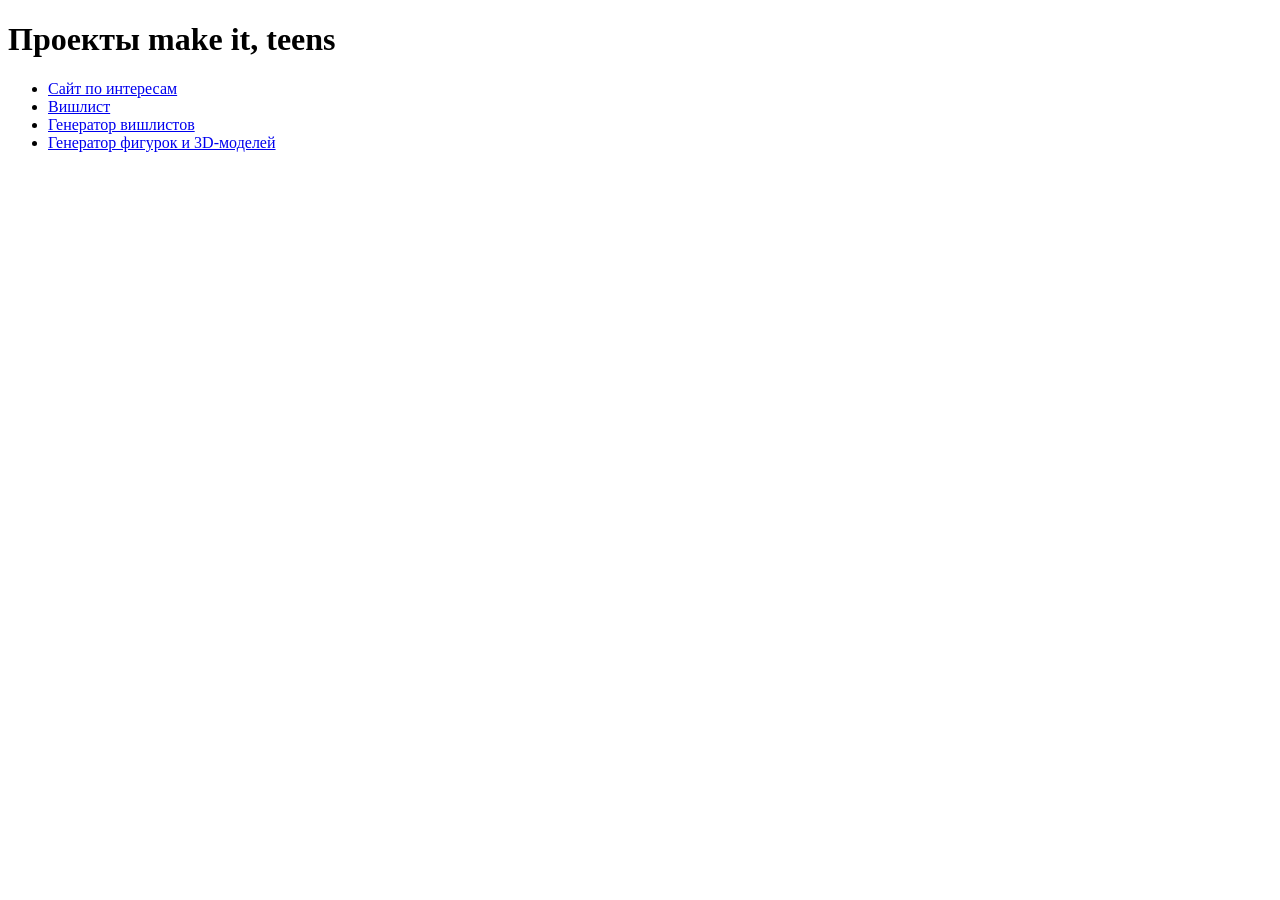
<file: index.html>
<!doctype html><html lang="ru"><meta charset="utf-8"><meta name="viewport" content="width=device-width, initial-scale=1"><title>Проекты make it, teens</title><h1>Проекты make it, teens</h1><ul><li><a href="hobby/">Сайт по интересам</a></li><li><a href="wishlist/">Вишлист</a></li><li><a href="wishlist-generator/">Генератор вишлистов</a></li><li><a href="figures/generator.html">Генератор фигурок и 3D-моделей</a></li></ul></html>
</file>
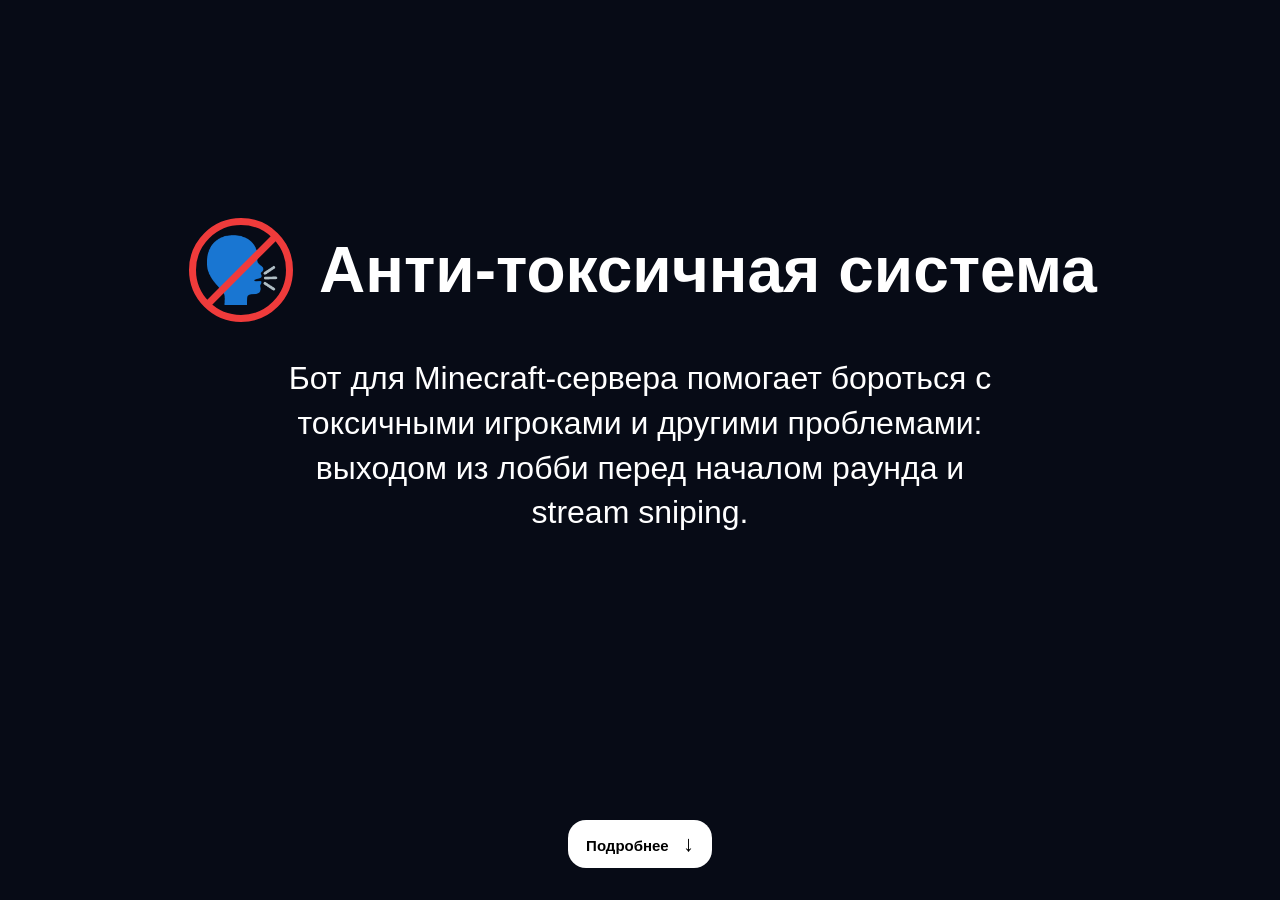
<file: hobby/index.html>
<!doctype html>
<html lang="ru">
<head>
  <meta charset="utf-8">
  <meta name="viewport" content="width=device-width, initial-scale=1">
  <title>Анти-токсичная система</title>
  <style>
    * {
      box-sizing: border-box;
    }

    html {
      scroll-behavior: smooth;
    }

    body {
      margin: 0;
      height: 100vh;
      overflow: hidden;
      background: #070b16;
      color: #ffffff;
      font-family: Arial, sans-serif;
    }

    .slides {
      position: fixed;
      inset: 0;
      height: 200vh;
      width: 100%;
      transition: transform 0.7s ease;
    }

    .slides.show-details {
      transform: translateY(-100vh);
    }

    .page {
      min-height: 100vh;
      display: flex;
      flex-direction: column;
      padding: 32px;
    }

    .top {
      display: flex;
      align-items: center;
      justify-content: center;
      gap: 20px;
      padding-top: 180px;
    }

    .logo {
      width: 116px;
      height: 116px;
      flex: 0 0 116px;
      position: relative;
    }

    .logo-head,
    .logo-ban {
      position: absolute;
      inset: 0;
      display: grid;
      place-items: center;
      line-height: 1;
    }

    .logo-head {
      font-size: 64px;
    }

    .logo-ban {
      z-index: 1;
      inset: 6px;
      border: 7px solid #ef3b3b;
      border-radius: 50%;
    }

    .logo-ban::after {
      content: "";
      position: absolute;
      width: 112%;
      height: 7px;
      border-radius: 999px;
      background: #ef3b3b;
      transform: rotate(-45deg);
    }

    h1 {
      margin: 0;
      font-size: clamp(32px, 5vw, 64px);
      text-align: center;
    }

    .description {
      margin: 28px auto 40px;
      max-width: 720px;
      font-size: clamp(20px, 3vw, 32px);
      line-height: 1.4;
      text-align: center;
    }

    .more {
      margin: auto auto 0;
      border: 0;
      border-radius: 18px;
      padding: 11px 18px;
      background: #ffffff;
      color: #000000;
      font-size: 15px;
      font-weight: 700;
      cursor: pointer;
      transition: opacity 0.35s ease, transform 0.35s ease;
    }

    .more.is-hidden {
      opacity: 0;
      transform: translateY(-14px);
      pointer-events: none;
    }

    .arrow {
      margin-left: 10px;
      font-size: 22px;
    }

    .details {
      min-height: 100vh;
      position: relative;
      background: #070b16;
      padding: 32px;
    }

    .details-content {
      width: min(1000px, calc(100% - 48px));
      margin: 110px auto 0;
      display: grid;
      grid-template-rows: repeat(2, minmax(0, 1fr));
      gap: 24px;
      height: calc(100vh - 142px);
      padding-bottom: 24px;
    }

    .detail-row {
      display: grid;
      grid-template-columns: repeat(2, minmax(0, 1fr));
      gap: 36px;
      align-items: center;
      min-height: 0;
    }

    .description-box {
      height: 100%;
      min-height: 0;
      display: grid;
      place-items: center;
      border: 2px solid #ffffff;
      border-radius: 18px;
      padding: 24px;
      font-size: 24px;
      text-align: center;
    }

    .image-space {
      height: 100%;
      min-height: 0;
      display: grid;
      place-items: center;
      border: 2px dashed #596171;
      border-radius: 18px;
      color: #9aa3b5;
      font-size: 16px;
      text-align: center;
    }

    .back {
      position: absolute;
      top: 32px;
      left: 50%;
      margin: 0;
      opacity: 0;
      transform: translate(-50%, 14px);
      pointer-events: none;
    }

    .back.is-visible {
      opacity: 1;
      transform: translate(-50%, 0);
      pointer-events: auto;
    }

    @media (max-width: 600px) {
      .page {
        padding: 20px;
      }

      .logo {
        width: 78px;
        height: 78px;
        flex-basis: 78px;
        font-size: 12px;
      }

      .logo-head {
        font-size: 42px;
      }

      .logo-ban {
        inset: 4px;
        border-width: 5px;
      }

      .logo-ban::after {
        height: 5px;
      }

      .top {
        padding-top: 130px;
      }

      h1 {
        margin: 0;
      }

      .details-content {
        width: 100%;
        margin-top: 90px;
        height: calc(100vh - 110px);
        padding-bottom: 20px;
      }

      .detail-row {
        grid-template-columns: 1fr 1fr;
        gap: 14px;
      }

      .description-box,
      .image-space {
        min-height: 0;
        padding: 14px;
      }
    }
  </style>
</head>
<body>
  <div class="slides" id="slides">
    <main class="page">
      <header class="top">
        <div class="logo" role="img" aria-label="Говорящая голова внутри знака запрета">
          <span class="logo-head" aria-hidden="true">🗣️</span>
          <span class="logo-ban" aria-hidden="true"></span>
        </div>
        <h1>Анти-токсичная система</h1>
      </header>

      <p class="description">Бот для Minecraft-сервера помогает бороться с токсичными игроками и другими проблемами: выходом из лобби перед началом раунда и stream sniping.</p>

      <button class="more" id="open-details" type="button">
        Подробнее <span class="arrow" aria-hidden="true">↓</span>
      </button>
    </main>

    <section class="details" id="details" aria-label="Подробности">
      <button class="more back" id="close-details" type="button">
        Назад <span class="arrow" aria-hidden="true">↑</span>
      </button>

      <div class="details-content">
        <div class="detail-row">
          <div class="description-box">Описание 1</div>
          <div class="image-space">Место для картинки</div>
        </div>

        <div class="detail-row">
          <div class="description-box">Описание 2</div>
          <div class="image-space">Место для картинки</div>
        </div>
      </div>
    </section>
  </div>

  <script>
    const openButton = document.querySelector('#open-details');
    const closeButton = document.querySelector('#close-details');
    const slides = document.querySelector('#slides');

    openButton.addEventListener('click', () => {
      openButton.classList.add('is-hidden');
      window.setTimeout(() => slides.classList.add('show-details'), 180);
      window.setTimeout(() => closeButton.classList.add('is-visible'), 650);
    });

    closeButton.addEventListener('click', () => {
      closeButton.classList.remove('is-visible');
      window.setTimeout(() => slides.classList.remove('show-details'), 180);
      window.setTimeout(() => openButton.classList.remove('is-hidden'), 650);
    });
  </script>
</body>
</html>
</file>
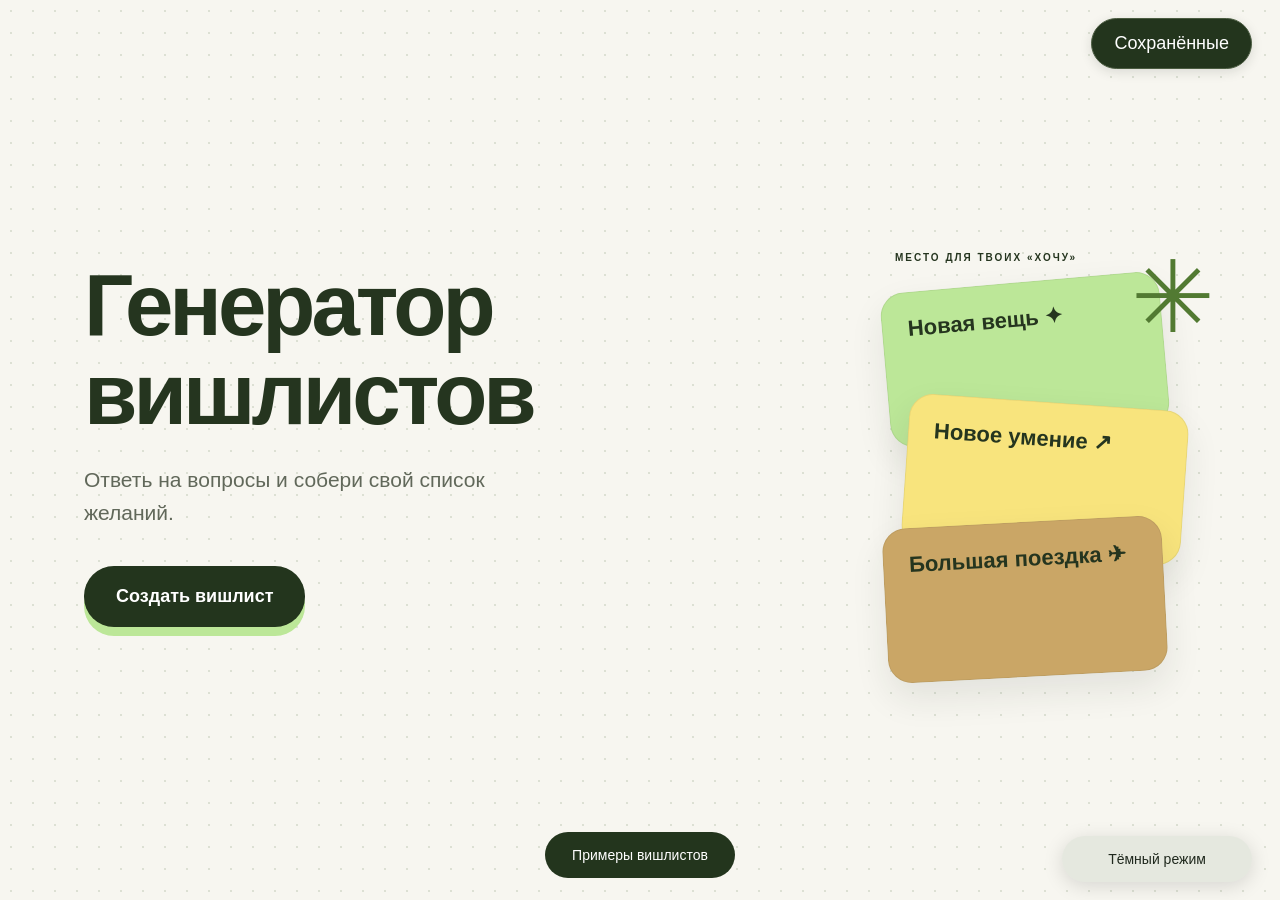
<file: wishlist-generator/index.html>
<!doctype html>
<html lang="ru"><head><meta charset="utf-8"><meta name="viewport" content="width=device-width,initial-scale=1"><title>Твой виш лист</title>
<style>
*{box-sizing:border-box}body{margin:0;background:#f7f6f0;color:#20291e;font:18px 'Segoe UI',sans-serif}main{max-width:960px;margin:auto;padding:40px 24px}a{color:inherit}h1{font-size:clamp(36px,7vw,64px);letter-spacing:-2px}form{max-width:650px;background:#bce798;padding:30px;border-radius:24px}label{display:block;font-weight:600;line-height:1.5}input,textarea{display:block;width:100%;font:inherit;border:1px solid #829a71;border-radius:12px;padding:14px;margin:18px 0;background:#fffef8}textarea{min-height:150px;resize:vertical}button{font:inherit;border:0;border-radius:30px;padding:14px 22px;background:#23351d;color:white;cursor:pointer;margin:8px 8px 0 0}button.secondary{background:#e5e8df;color:#20291e}button:focus-visible,a:focus-visible{outline:3px solid #243cbe;outline-offset:4px}.grid{display:grid;grid-template-columns:repeat(auto-fit,minmax(230px,1fr));gap:16px}.card{padding:24px;border-radius:24px;background:#bce798;overflow-wrap:anywhere}.skill{background:#f8e47d}.trip{background:#caa666}.card h2{font-size:23px}.note{color:#61685a;font-size:15px;line-height:1.6}#error{color:#923918} [hidden]{display:none!important}
.personal-progress{margin-top:40px;border-top:1px solid #bbc2b2;padding-top:20px}.personal-progress form{max-width:none;background:#e8eddf;padding:20px}.personal-progress progress{width:100%;height:28px;accent-color:#527a32}.budget-points{display:flex;overflow-x:auto;gap:8px;padding:12px 0}.budget-points button{white-space:nowrap;flex-shrink:0;font-size:14px}.personal-progress h3{overflow-wrap:anywhere}#form label a{font-size:14px;display:inline-block;margin-bottom:22px}body{display:block;padding-top:64px}body.saved-open{display:grid;grid-template-columns:minmax(0,1fr) 280px}.saved-toggle{position:fixed;right:20px;top:10px;z-index:10;box-shadow:0 3px 12px #20291e22}main{width:100%;min-width:0}.saved-sidebar{margin-top:-64px;padding:94px 20px 30px;border-left:1px solid #bbc2b2;background:#edf0e5;min-height:100vh}.saved-sidebar h2{font-size:24px}.saved-row{display:block;width:100%;text-align:left;background:#dce6d2;color:#20291e;overflow-wrap:anywhere}.saved-row.active{background:#23351d;color:white}@media(max-width:780px){body,body.saved-open{display:block}.saved-sidebar{margin-top:0;padding:30px 20px;min-height:0;border-left:0;border-top:1px solid #bbc2b2}} .home-button{position:absolute;left:20px;top:10px;margin-right:180px;font-size:15px}@media(max-width:500px){.home-button{max-width:160px;font-size:12px;padding:12px}.saved-toggle{font-size:13px;padding:12px}} 
.home-cover{display:none}.is-home{background:#f7f6f0;background-image:radial-gradient(#a6b49b55 1px,transparent 1px);background-size:22px 22px}.is-home main{max-width:1200px;min-height:calc(100dvh - 64px);display:flex;flex-direction:column;justify-content:center;align-items:flex-start;padding:70px 44px;position:relative;isolation:isolate}.is-home #title{font-size:clamp(48px,6.8vw,92px);line-height:1.02;max-width:650px;letter-spacing:-4px;margin:0 0 24px;position:relative;z-index:1}.is-home #intro{max-width:420px;font-size:21px;line-height:1.6;color:#61685a;margin:0 0 28px;position:relative;z-index:1}.is-home .start-button{background:#23351d;padding:20px 32px;font-weight:650;box-shadow:0 9px 0 #bce798;transition:transform .2s,box-shadow .2s;z-index:1}.is-home .start-button:hover{transform:translateY(-3px);box-shadow:0 12px 0 #bce798}.is-home .home-cover{display:block;position:absolute;right:35px;top:50%;width:320px;height:350px;transform:translateY(-50%);z-index:-1}.cover-label{position:absolute;top:-30px;left:10px;font-size:10px;letter-spacing:2px;font-weight:700}.cover-card{position:absolute;width:280px;height:170px;border-radius:24px;padding:28px;font-size:25px;font-weight:700;box-shadow:0 16px 35px #20291e18;display:flex;align-items:flex-end;border:1px solid #20291e12}.cover-card-0{background:#bce798;top:0;left:0;transform:rotate(-9deg)}.cover-card-1{background:#f8e47d;top:90px;left:30px;transform:rotate(7deg)}.cover-card-2{background:#caa666;top:180px;left:0;transform:rotate(-5deg)}.cover-star{position:absolute;right:-10px;top:-35px;font-size:100px;color:#527a32;line-height:1}.is-home.saved-open main{padding-right:24px}.is-home.saved-open .home-cover{opacity:.2}@media(max-width:1050px){.is-home #title{max-width:540px}.is-home .home-cover{opacity:.32;right:20px}}@media(max-width:650px){.is-home main{padding:60px 24px 35px;justify-content:flex-start}.is-home #title{font-size:54px;letter-spacing:-2.5px}.is-home #intro{font-size:18px}.is-home .home-cover{position:relative;top:auto;right:auto;transform:scale(.8);transform-origin:top left;margin-top:65px;height:300px;opacity:1;align-self:center;width:280px}.is-home .start-button{font-size:17px}}
.wish-card{font:inherit;text-align:left;color:#20291e;margin:0;width:100%;border:1px solid transparent;transition:transform .18s,box-shadow .18s}.wish-card:hover{transform:translateY(-4px);box-shadow:0 12px 24px #20291e18}.wish-dialog{border:0;border-radius:28px;background:#f7f6f0;color:#20291e;padding:30px;width:min(620px,calc(100% - 32px));max-height:85dvh;overflow:auto}.wish-dialog::backdrop{background:#20291e88}.wish-dialog h2{font-size:clamp(26px,5vw,40px);overflow-wrap:anywhere;line-height:1.15}.wish-detail-price{font-size:22px}.wish-dialog section{padding:20px;background:#e8eddf;margin-top:20px;border-radius:16px;line-height:1.6} .retry-ai{display:block;clear:both;margin:16px 0 28px;position:relative}.retry-ai:disabled{opacity:.65;cursor:wait}.retry-ai + .grid{margin-top:0} 
/* Shared visual style for questions, results and saved lists. */
:root{--ink:#25351f;--muted:#66715e;--line:#dce2d3;--paper:#fffef8;--green:#bce798}body{background-color:#f7f6f0;color:var(--ink)}body:not(.is-home){background-image:radial-gradient(#b1bca645 1px,transparent 1px);background-size:24px 24px}main{max-width:1120px;padding:44px 32px 64px}body:not(.is-home) #title{font-size:clamp(36px,5.5vw,64px);line-height:1.08;letter-spacing:-2px;margin:24px 0 16px}#intro{color:var(--muted);line-height:1.6;max-width:650px;margin-bottom:30px}button{transition:background .18s,transform .18s,box-shadow .18s}button:hover:not(:disabled){box-shadow:0 5px 14px #25351f15}button:active:not(:disabled){transform:translateY(1px)}input,textarea{background:var(--paper);border:1px solid #c0ceb4;box-shadow:inset 0 2px 4px #25351f04;transition:border-color .18s,box-shadow .18s}input:focus,textarea:focus{outline:none;border-color:#5c893b;box-shadow:0 0 0 4px #8ab85b26}#form{max-width:760px;padding:clamp(24px,4vw,44px);border:1px solid #a8ce8b;box-shadow:0 18px 50px #354c2410;background:linear-gradient(130deg,#d1edb8,#bce798);border-radius:30px}#form #step{display:inline-block;margin:0 0 22px;padding:7px 13px;border-radius:20px;background:#fff9;font-size:13px;font-weight:700;letter-spacing:1px;color:#486335}#form #label{font-size:clamp(22px,3vw,30px);line-height:1.25;letter-spacing:-.5px}#form textarea{min-height:180px}#form #hint{line-height:1.6;margin-bottom:22px}#form #next{padding:15px 26px;font-weight:650}#form #prev{background:#ffffff88}#cards{gap:20px}.wish-card{border-radius:26px;min-height:175px;padding:26px;box-shadow:0 5px 0 #25351f0a;line-height:1.5}.wish-card h2,.wish-card h3{margin:0 0 20px;font-size:23px;line-height:1.25;letter-spacing:-.4px}.wish-card p{margin:8px 0 0}.wish-card:hover{box-shadow:0 14px 26px #25351f16;border-color:#25351f35}.personal-progress{background:var(--paper);border:1px solid var(--line);border-radius:30px;padding:32px;margin:40px 0 28px;box-shadow:0 14px 35px #25351f07}.personal-progress>h2{font-size:34px;letter-spacing:-1px;margin:0 0 18px}.personal-progress>h3{font-size:24px;margin:30px 0 16px}.personal-progress form{border-radius:22px;border:1px solid var(--line);background:#eef3e6}.personal-progress form input{max-width:320px}.personal-progress progress{appearance:none;height:20px;border:0;border-radius:20px;overflow:hidden;background:#e8eddf}.personal-progress progress::-webkit-progress-bar{background:#e8eddf;border-radius:20px}.personal-progress progress::-webkit-progress-value{background:linear-gradient(90deg,#a1d374,#527a32);border-radius:20px}.personal-progress progress::-moz-progress-bar{background:#7eae51;border-radius:20px}.budget-points{gap:8px;padding:16px 0;scrollbar-width:thin;scrollbar-color:#a1b68c transparent}.budget-points button{background:#eef3e6;border:1px solid #d5e0ca}.budget-points button:hover{background:#cde7b8}.recommendation-card{background:#e5e8fb;border:1px solid #d4daf2}.recommendation-card .note{color:#626782}.retry-ai{background:#e7eddf;color:var(--ink);border:1px solid #d1ddc6}#save-list{background:#23351d;box-shadow:0 4px 0 #a8ce8b;margin-bottom:14px}.saved-sidebar{background:#edf2e4;border-left:1px solid #d0ddc2;box-shadow:-8px 0 30px #25351f05}.saved-sidebar h2{letter-spacing:-.7px;margin-bottom:25px}.saved-row{border-radius:16px;padding:16px;margin:12px 0;border:1px solid #d1ddc6;background:#fffef8;font-size:16px}.saved-row.active{border-color:#23351d}.saved-toggle{border:1px solid #4b5c41}.home-button{border:1px solid #d1ddc6;background:#eef3e6}.wish-dialog{border:1px solid #d5dfca;box-shadow:0 30px 90px #14200f44;padding:34px}.wish-dialog::backdrop{background:#1b291b80;backdrop-filter:blur(5px)}.wish-dialog h2{margin-top:30px}.wish-detail-price{background:#e7f1db;padding:22px;border-radius:18px;line-height:1.6;font-weight:600}.wish-dialog>button:last-of-type{width:100%;margin:16px 0 0}.note{line-height:1.6}#error:not(:empty){padding:16px 20px;border-radius:16px;background:#fff0df;border:1px solid #efd8bc}
@media(max-width:650px){main{padding:28px 18px 40px}.personal-progress{padding:22px 16px;border-radius:24px}.personal-progress form{padding:16px}.personal-progress form button{font-size:14px;padding:12px 16px}.personal-progress>h2{font-size:29px}.wish-card{padding:22px;min-height:160px}.wish-dialog{padding:22px}.saved-sidebar{box-shadow:none}.is-home main{padding:60px 24px 35px}}

.is-home .home-cover{height:400px}.home-cover .cover-card{align-items:flex-start;padding:23px 25px;font-size:22px;height:155px}.home-cover .cover-card-0{top:0;transform:rotate(-5deg)}.home-cover .cover-card-1{top:120px;left:20px;transform:rotate(4deg)}.home-cover .cover-card-2{top:240px;transform:rotate(-3deg)}@media(max-width:1050px){.is-home .home-cover{position:relative;top:auto;right:auto;transform:none;opacity:1;align-self:center;margin-top:65px}.is-home.saved-open .home-cover{opacity:1}}@media(max-width:650px){.is-home .home-cover{width:280px;height:350px;transform:scale(.85);transform-origin:top center;margin-top:60px}.home-cover .cover-card{width:260px}.home-cover .cover-card-1{left:10px}}

button{transition:transform .2s ease,box-shadow .2s ease,background .2s ease}
@media(hover:hover){button:hover:not(:disabled),.wish-card:hover:not(:disabled),.is-home .start-button:hover:not(:disabled){transform:translateY(-3px)}}
button:active:not(:disabled),.wish-card:active:not(:disabled),.is-home .start-button:active:not(:disabled){transform:translateY(-1px)}
@media(prefers-reduced-motion:reduce){button{transition:none}button:hover:not(:disabled),.wish-card:hover:not(:disabled),.is-home .start-button:hover:not(:disabled){transform:none}}

.home-cover .cover-card{transition:transform .2s ease,box-shadow .2s ease;pointer-events:auto}
@media(hover:hover){.home-cover .cover-card-0:hover{transform:translateY(-8px) rotate(-5deg)}.home-cover .cover-card-1:hover{transform:translateY(-8px) rotate(4deg)}.home-cover .cover-card-2:hover{transform:translateY(-8px) rotate(-3deg)}.home-cover .cover-card:hover{box-shadow:0 22px 38px #20291e25}}
@media(prefers-reduced-motion:reduce){.home-cover .cover-card{transition:none}.home-cover .cover-card-0:hover{transform:rotate(-5deg)}.home-cover .cover-card-1:hover{transform:rotate(4deg)}.home-cover .cover-card-2:hover{transform:rotate(-3deg)}}

body.custom-theme{background:var(--personal-background);background-image:none;color:var(--personal-background-ink)}.custom-theme #intro,.custom-theme #result>.note{color:var(--personal-background-ink)}.custom-theme .personal-progress,.custom-theme .wish-dialog{background:var(--personal-surface);color:var(--personal-surface-ink)}.custom-theme .wish-card{background:var(--personal-card);color:var(--personal-card-ink)}.custom-theme .wish-card .note{color:inherit}.custom-theme button:not(.wish-card):not(.secondary),.custom-theme #save-list{background:var(--personal-accent);color:var(--personal-accent-ink)}.custom-theme .personal-progress form,.custom-theme .wish-detail-price{background:var(--personal-card);color:var(--personal-card-ink)}.custom-theme .personal-progress>.note{color:var(--personal-surface-ink)}

.custom-theme .personal-progress progress{background:var(--personal-card);accent-color:var(--personal-accent)}
.custom-theme .personal-progress progress::-webkit-progress-bar{background:var(--personal-card)}
.custom-theme .personal-progress progress::-webkit-progress-value{background:var(--personal-accent)}
.custom-theme .personal-progress progress::-moz-progress-bar{background:var(--personal-accent)}
.custom-theme .budget-points button.secondary{background:var(--personal-card);color:var(--personal-card-ink);border-color:var(--personal-accent)}
.custom-theme .budget-points button.secondary:hover{background:var(--personal-accent);color:var(--personal-accent-ink)}
.custom-theme .budget-points{scrollbar-color:var(--personal-accent) var(--personal-surface)}
.custom-theme .budget-points::-webkit-scrollbar{height:8px}
.custom-theme .budget-points::-webkit-scrollbar-track{background:var(--personal-surface)}
.custom-theme .budget-points::-webkit-scrollbar-thumb{background:var(--personal-accent);border-radius:20px}

.custom-theme .personal-progress progress{background:var(--personal-card);accent-color:var(--personal-accent)}
.custom-theme .personal-progress progress::-webkit-progress-bar{background:var(--personal-card)}
.custom-theme .personal-progress progress::-webkit-progress-value{background:var(--personal-accent)}
.custom-theme .personal-progress progress::-moz-progress-bar{background:var(--personal-accent)}
.custom-theme .budget-points button,.custom-theme .budget-points button.secondary{background:var(--personal-card);color:var(--personal-card-ink);border-color:var(--personal-accent)}
.custom-theme .budget-points button:hover{background:var(--personal-accent);color:var(--personal-accent-ink)}
.custom-theme .budget-points{scrollbar-color:var(--personal-accent) var(--personal-surface)}
.custom-theme .budget-points::-webkit-scrollbar{height:7px}
.custom-theme .budget-points::-webkit-scrollbar-track{background:var(--personal-surface)}
.custom-theme .budget-points::-webkit-scrollbar-thumb{background:var(--personal-accent);border-radius:20px}

.dark-toggle{position:fixed;right:20px;bottom:18px;z-index:30;font-size:14px;box-shadow:0 4px 20px #0002;min-width:166px}
body.dark-mode:not(.custom-theme){--ink:#f0efff;--muted:#bcb9d5;--line:#454064;--paper:#1b192d;--green:#353164;--personal-background:#0d0d17;--personal-background-ink:#f0efff;--personal-surface:#1b192d;--personal-surface-ink:#f0efff;--personal-card:#29264b;--personal-card-ink:#f0efff;--personal-accent:#a69cff;--personal-accent-ink:#141124;background:#0d0d17!important;background-image:none!important;color:#f0efff!important;color-scheme:dark}
body.dark-mode:not(.custom-theme) #intro,body.dark-mode:not(.custom-theme) .note,body.dark-mode:not(.custom-theme) #form #hint{color:#bcb9d5!important}
body.dark-mode:not(.custom-theme) #form,body.dark-mode:not(.custom-theme) .personal-progress,body.dark-mode:not(.custom-theme) .wish-dialog,body.dark-mode:not(.custom-theme) .saved-sidebar{background:#1b192d!important;color:#f0efff!important;border-color:#454064!important}
body.dark-mode:not(.custom-theme) #form #step{background:#332c55;color:#e3ddff}
body.dark-mode:not(.custom-theme) input,body.dark-mode:not(.custom-theme) textarea{background:#111021!important;color:#f0efff!important;border-color:#595076!important}
body.dark-mode:not(.custom-theme) input::placeholder,body.dark-mode:not(.custom-theme) textarea::placeholder{color:#a7a0c0}
body.dark-mode:not(.custom-theme) .wish-card,body.dark-mode:not(.custom-theme) .personal-progress form,body.dark-mode:not(.custom-theme) .wish-detail-price,body.dark-mode:not(.custom-theme) .wish-dialog section{background:#29264b!important;color:#f0efff!important;border-color:#4a416b!important}
body.dark-mode:not(.custom-theme) .skill,body.dark-mode:not(.custom-theme) .cover-card-1{background:#262752!important;color:#e4e7ff!important}
body.dark-mode:not(.custom-theme) .trip,body.dark-mode:not(.custom-theme) .cover-card-2{background:#1c2c4d!important;color:#dce8ff!important}
body.dark-mode:not(.custom-theme) .recommendation-card{background:#332653!important;color:#f0e5ff!important}
body.dark-mode:not(.custom-theme) .cover-card-0{background:#352553!important;color:#eee0ff!important}
body.dark-mode:not(.custom-theme) .cover-label{color:#bcb9d5}body.dark-mode:not(.custom-theme) .cover-star{color:#a99bff}
body.dark-mode:not(.custom-theme) button:not(.wish-card),body.dark-mode:not(.custom-theme) #save-list{background:#a69cff!important;color:#141124!important;border-color:#796cb3!important}
body.dark-mode:not(.custom-theme) button.secondary,body.dark-mode:not(.custom-theme) .saved-row,body.dark-mode:not(.custom-theme) .retry-ai{background:#27223f!important;color:#f0efff!important;border-color:#51466f!important}
body.dark-mode:not(.custom-theme) .saved-row.active{background:#a69cff!important;color:#141124!important}
body.dark-mode:not(.custom-theme) .personal-progress progress{background:#302943;accent-color:#a69cff}
body.dark-mode:not(.custom-theme) .personal-progress progress::-webkit-progress-bar{background:#302943}
body.dark-mode:not(.custom-theme) .personal-progress progress::-webkit-progress-value{background:#a69cff}
body.dark-mode:not(.custom-theme) .personal-progress progress::-moz-progress-bar{background:#a69cff}
body.dark-mode:not(.custom-theme) .budget-points{scrollbar-color:#8675c0 #1b192d}
body.dark-mode:not(.custom-theme) .budget-points::-webkit-scrollbar-track{background:#1b192d}
body.dark-mode:not(.custom-theme) .budget-points::-webkit-scrollbar-thumb{background:#8675c0}
body.dark-mode:not(.custom-theme) #error:not(:empty){background:#42243e;border-color:#85516f;color:#ffd9ec}
body.dark-mode:not(.custom-theme) .is-home .start-button,body.dark-mode:not(.custom-theme) #save-list{box-shadow:0 4px 0 #4e3c7b}
@media(max-width:650px){.dark-toggle{right:14px;bottom:12px}}main{padding-bottom:90px}

/* Crisp outlines and violet depth in dark mode. */
body.dark-mode:not(.custom-theme).is-home .start-button{box-shadow:0 9px 0 #4e3c7b}
body.dark-mode:not(.custom-theme).is-home .start-button:hover:not(:disabled){box-shadow:0 12px 0 #4e3c7b}
body.dark-mode:not(.custom-theme) .cover-card{border-color:#8c7dbd;box-shadow:0 12px 24px #0005,inset 0 0 0 1px #a89ad52b}
body.dark-mode:not(.custom-theme) .home-cover .cover-card:hover{box-shadow:0 22px 38px #0007,inset 0 0 0 1px #c1afff66}
body.dark-mode:not(.custom-theme) button:not(.cover-card){outline:1px solid #8c7dbd;outline-offset:-1px}
body.dark-mode:not(.custom-theme) button:focus-visible{outline:3px solid #d3caff;outline-offset:4px}
body.dark-mode:not(.custom-theme) .wish-card,body.dark-mode:not(.custom-theme) .personal-progress,body.dark-mode:not(.custom-theme) #form,body.dark-mode:not(.custom-theme) .wish-dialog,body.dark-mode:not(.custom-theme) .saved-sidebar{border-color:#81729f!important}
body.dark-mode:not(.custom-theme) input,body.dark-mode:not(.custom-theme) textarea{border-color:#8b7dac!important}
body.dark-mode:not(.custom-theme) .wish-card{box-shadow:0 5px 0 #0a0813,inset 0 0 0 1px #a89ad52b}

body.dark-mode:not(.custom-theme){background-image:radial-gradient(circle,#352553 1.5px,transparent 1.7px)!important;background-size:24px 24px!important;background-repeat:repeat!important;background-position:0 0!important}

body.custom-theme button{border-radius:var(--personal-button-radius,30px)!important}
body.custom-theme button.secondary,body.custom-theme .saved-row,body.custom-theme .retry-ai{background:var(--personal-card);color:var(--personal-card-ink);border-color:var(--personal-accent)}
body.custom-theme #save-list{box-shadow:0 4px 0 var(--personal-card)}
body.custom-theme .wish-card{box-shadow:0 5px 0 var(--personal-surface);border-color:var(--personal-accent)}
body.custom-theme .personal-progress,body.custom-theme .personal-progress form,body.custom-theme .wish-dialog,body.custom-theme .saved-sidebar{border-color:var(--personal-accent)}
body.custom-theme .saved-sidebar{background:var(--personal-surface);color:var(--personal-surface-ink)}
body.custom-theme input,body.custom-theme textarea{background:var(--personal-surface);color:var(--personal-surface-ink);border-color:var(--personal-accent)}
body.custom-theme input:focus,body.custom-theme textarea:focus{border-color:var(--personal-accent);box-shadow:0 0 0 3px var(--personal-card)}
body.dark-mode:not(.custom-theme).custom-theme #save-list{box-shadow:0 4px 0 #4e3c7b}
body.dark-mode:not(.custom-theme).custom-theme .wish-card{box-shadow:0 5px 0 #0a0813,inset 0 0 0 1px #a89ad52b}

body.custom-theme[data-font=modern]{font-family:'Segoe UI',Arial,sans-serif}body.custom-theme[data-font=classic]{font-family:Georgia,'Times New Roman',serif}body.custom-theme[data-font=mono]{font-family:Consolas,'Courier New',monospace}
body.custom-theme button,body.custom-theme input,body.custom-theme textarea{font-family:inherit}
body.custom-theme .wish-card,body.custom-theme .personal-progress,body.custom-theme .personal-progress form,body.custom-theme .wish-dialog,body.custom-theme .wish-detail-price{border-radius:var(--personal-card-radius)}
body.custom-theme[data-pattern=plain]:not(.is-home){background-image:none}
body.custom-theme[data-pattern=dots]:not(.is-home){background-image:radial-gradient(var(--personal-accent) 1px,transparent 1px);background-size:24px 24px}
body.custom-theme[data-pattern=grid]:not(.is-home){background-image:linear-gradient(90deg,color-mix(in srgb,var(--personal-accent) 18%,transparent) 1px,transparent 1px),linear-gradient(color-mix(in srgb,var(--personal-accent) 18%,transparent) 1px,transparent 1px);background-size:32px 32px}
body.custom-theme[data-pattern=gradient]:not(.is-home){background-image:linear-gradient(135deg,var(--personal-background),var(--personal-surface));background-size:100% 100%;background-attachment:fixed}
body.custom-theme[data-borders=none] .wish-card,body.custom-theme[data-borders=none] .personal-progress{border-color:transparent!important}
body.custom-theme[data-borders=bold] .wish-card,body.custom-theme[data-borders=bold] .personal-progress{outline:2px solid var(--personal-accent);outline-offset:-2px}
body.custom-theme[data-shadow=none] .wish-card,body.custom-theme[data-shadow=none] .personal-progress{box-shadow:none!important}
body.custom-theme[data-shadow=soft] .wish-card,body.custom-theme[data-shadow=soft] .personal-progress{box-shadow:0 12px 28px #0002}
body.custom-theme[data-shadow=hard] .wish-card,body.custom-theme[data-shadow=hard] .personal-progress{box-shadow:5px 5px 0 var(--personal-accent)}
body.dark-mode:not(.custom-theme).custom-theme[data-borders=bold] .wish-card,body.dark-mode:not(.custom-theme).custom-theme[data-borders=bold] .personal-progress{outline-color:#8c7dbd}
body.dark-mode:not(.custom-theme).custom-theme[data-shadow=hard] .wish-card,body.dark-mode:not(.custom-theme).custom-theme[data-shadow=hard] .personal-progress{box-shadow:5px 5px 0 #4e3c7b}

.examples-button{display:none}.is-home:not(.show-examples) .examples-button{display:block;position:absolute;bottom:22px;left:50%;transform:translateX(-50%);margin:0;white-space:nowrap;z-index:5}.is-home .examples-button:hover:not(:disabled){transform:translateX(-50%) translateY(-3px)}.is-home .examples-button:active:not(:disabled){transform:translateX(-50%) translateY(-1px)}body.is-home{position:relative}.is-home main{padding-bottom:110px}.examples-page{max-width:1120px;margin:0 auto;padding:36px 32px 100px;min-height:calc(100dvh - 64px);transform-origin:left center}.is-home main{transform-origin:left center}.examples-page h1{font-size:clamp(36px,6vw,64px);letter-spacing:-2px}.examples-page>p{color:var(--muted);line-height:1.6}.example-slots{display:grid;grid-template-columns:repeat(3,minmax(0,1fr));gap:20px;margin-top:40px}.example-slot{border:2px dashed #a3b78f;border-radius:26px;padding:32px 24px;min-height:230px;background:#edf2e4}.example-slot h2{font-size:25px}.example-slot p{color:#66715e}.dark-mode .example-slot{background:#27223f;border-color:#81729f;color:#f0efff}.dark-mode .example-slot p,.dark-mode .examples-page>p{color:#bcb9d5}.show-examples main{display:none!important}.show-examples .examples-page{display:block}.show-examples .saved-toggle{display:none}@media(max-width:650px){.example-slots{grid-template-columns:1fr}.examples-page{padding:28px 20px 100px}.example-slot{min-height:150px}}@media(prefers-reduced-motion:reduce){.is-home .examples-button:hover:not(:disabled){transform:translateX(-50%)}}

.is-home:not(.show-examples) .examples-button{font-size:14px;padding:10px 18px;border-radius:20px;line-height:1.3;width:auto;min-width:0;box-shadow:none}

html,body{overflow-x:clip}
html.page-flipping,html.page-flipping body{overflow:hidden!important}
.is-home:not(.show-examples) .examples-button,.dark-toggle{box-sizing:border-box;width:190px;min-width:190px;height:46px;padding:10px 16px;font-size:14px;line-height:1.3;border-radius:30px}

.example-slots .example-slot{min-height:290px;padding:30px 26px;border:0;box-shadow:0 12px 30px #00000012;display:flex;flex-direction:column;justify-content:center}
.example-slots .example-slot h2{font-family:inherit;font-size:32px;margin:0 0 22px;letter-spacing:-1px}
.example-slots .example-slot p{font-family:inherit;font-size:17px;line-height:1.65;margin:0;color:inherit}
.example-slots .example-square{background:#eeeade;color:#25251f;border-radius:0;font-family:Consolas,'Courier New',monospace}
.example-slots .example-modern{background:linear-gradient(135deg,#f3f7ff,#dfeafa);color:#203751;border-radius:28px;font-family:'Segoe UI',Arial,sans-serif}
.example-slots .example-purple{background:radial-gradient(circle at top right,#50306a,transparent 65%),#191328;color:#e4d2ff;border-radius:20px;font-family:Georgia,'Times New Roman',serif}
.dark-mode .example-slots .example-square p,.dark-mode .example-slots .example-modern p,.dark-mode .example-slots .example-purple p{color:inherit}

.example-slots .example-square{font-family:'Segoe UI',Arial,sans-serif}.example-slots .example-modern{font-family:Consolas,'Courier New',monospace}.example-slots .example-open{margin:26px 0 0;align-self:flex-start;font-family:inherit;font-size:15px}.example-square .example-open{border-radius:0}.example-modern .example-open{background:#3a6caa}.example-purple .example-open{background:#bca0ed;color:#191328}

.example-slots .example-square{background:linear-gradient(135deg,#f3f7ff,#dfeafa);color:#203751;font-family:'Segoe UI',Arial,sans-serif}
.example-slots .example-modern{background:#eeeade;color:#25251f;font-family:Consolas,'Courier New',monospace}
.example-slot .open-example{font-family:inherit;margin:24px 0 0;font-size:15px;padding:12px 18px;align-self:flex-start}
.example-square .open-example{border-radius:0;background:#35699d;color:white}
.example-modern .open-example{background:#585541;color:#fff}
.example-purple .open-example{background:#ac8cdb;color:#191328}

.example-slots .example-modern{background:#e3dccb;border:1px solid #a99d82;box-shadow:0 10px 24px #51473226}

.example-slots .example-square{border:1px solid #8da6c2}
.example-slots .example-purple{border:1px solid #9b7bb8}
.example-slots .example-square .open-example,body.dark-mode:not(.custom-theme) .example-slots .example-square .open-example{background:#fff!important;color:#244b73!important;border:1px solid #35699d!important;outline:none;box-shadow:0 3px 8px #244b7318}

body .example-slots .example-square .example-open,body.dark-mode:not(.custom-theme) .example-slots .example-square .example-open{background:#fff!important;color:#244b73!important;border:2px solid #35699d!important;outline:none;box-shadow:0 3px 8px #244b7318}
body .example-slots .example-modern .example-open,body.dark-mode:not(.custom-theme) .example-slots .example-modern .example-open{background:#79543a!important;color:#fff!important;border:1px solid #61402b!important}

body.custom-theme{color-scheme:light;background-color:var(--personal-background)!important;color:var(--personal-background-ink)!important}
body.custom-theme :is(button,input,textarea,h1,h2,h3,p,span,label){font-family:inherit}
.example-slots .example-modern{background-color:#0d1426;background-image:linear-gradient(90deg,#67bded33 1px,transparent 1px),linear-gradient(#67bded33 1px,transparent 1px);background-size:24px 24px;color:#e3f3ff;border-color:#67bded}
.example-slots .example-square{background:#eeeade;color:#25251f;font-family:'Segoe UI',Arial,sans-serif}
.example-slots .example-purple{font-family:Georgia,'Times New Roman',serif}
body.custom-theme[data-pattern=grid]{background-image:linear-gradient(90deg,color-mix(in srgb,var(--personal-accent) 25%,transparent) 1px,transparent 1px),linear-gradient(color-mix(in srgb,var(--personal-accent) 25%,transparent) 1px,transparent 1px);background-size:32px 32px}

.example-slots .example-square{background:linear-gradient(135deg,#f3f7ff,#dfeafa);color:#203751;border-radius:0;font-family:'Segoe UI',Arial,sans-serif;border:1px solid #8da6c2}
.example-slots .example-square .example-open{border-radius:0}
body .example-slots .example-modern .example-open,body.dark-mode:not(.custom-theme) .example-slots .example-modern .example-open{background:#9bd7f5!important;color:#102c48!important;border:2px solid #67bded!important;box-shadow:0 3px 10px #0003}
.share-box{padding:16px;border:1px solid currentColor;border-radius:12px;overflow-wrap:anywhere;line-height:1.7}.share-box a{font-weight:600;text-decoration:underline} </style></head><body><main><h1 id="title">Генератор вишлистов</h1><p id="intro">Ответь на вопросы — соберём твои желания в карточки.</p><form id="form"><p id="step" class="note"></p><label id="label" for="answer"></label><input id="name" autocomplete="given-name" maxlength="50" placeholder="Только имя"><textarea id="answer" maxlength="6000" placeholder="Каждое желание — с новой строки"></textarea><p id="hint" class="note"></p><button id="prev" class="secondary" type="button">← Назад</button><button id="next" type="submit">Дальше →</button></form><p id="error" role="status"></p><section id="result" hidden><div id="cards" class="grid"></div><p class="note">Виш лист сохраняется на сервере только кнопкой «Сохранить виш лист». По ссылке его можно открыть с любого устройства. Не добавляй фамилии, телефоны и адреса. Карточки собраны из твоих слов. Цены оценивает AI: перед покупкой уточни их в магазине.</p><button id="edit">Изменить ответы</button><button id="other" class="secondary">Другой человек</button></section><script src="create.js"></script></main></body></html>
</file>
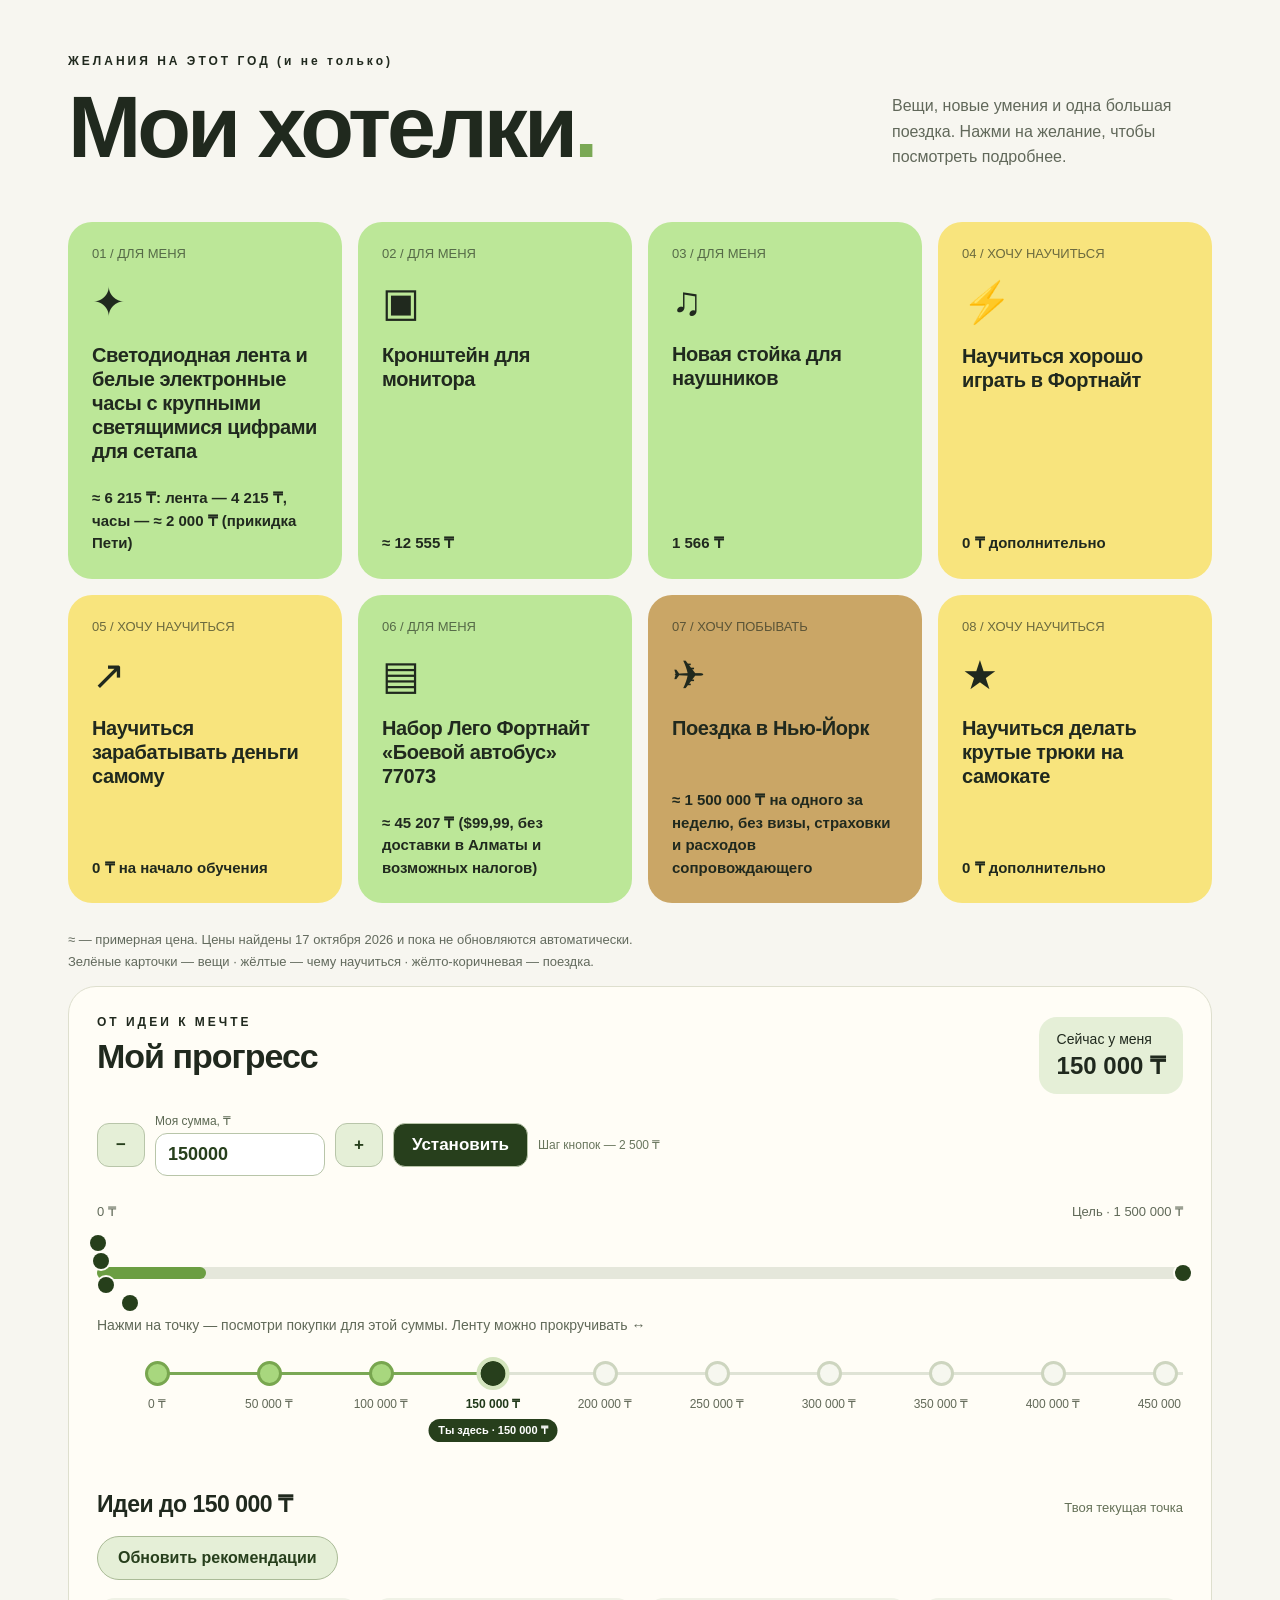
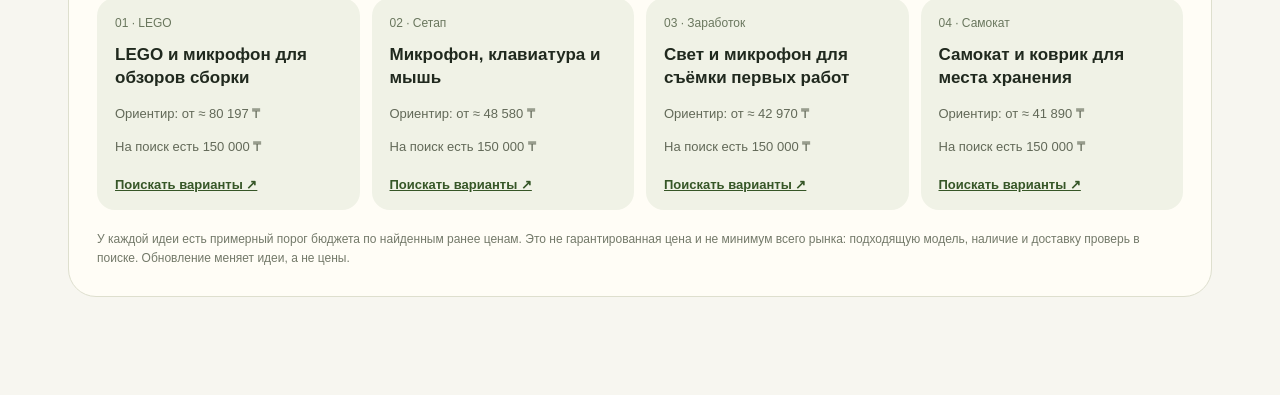
<file: wishlist/index.html>
<!doctype html>
<html lang="ru"><head><meta charset="utf-8"><meta name="viewport" content="width=device-width,initial-scale=1"><title>Мои хотелки</title>
<style>
*{box-sizing:border-box}body{margin:0;background:#f7f6f0;color:#20291e;font-family:Segoe UI,Arial,sans-serif}main{max-width:1200px;margin:auto;padding:54px 28px}header{display:flex;align-items:end;justify-content:space-between;gap:20px;margin-bottom:36px}h1{font-size:clamp(44px,8vw,88px);letter-spacing:-4px;margin:8px 0;font-weight:800}.eyebrow{letter-spacing:3px;font-size:12px;font-weight:700}.intro{color:#61685a;max-width:320px;line-height:1.6}.grid{display:grid;grid-template-columns:repeat(4,1fr);gap:16px}.card{border:0;border-radius:24px;text-align:left;padding:24px;min-height:280px;display:flex;flex-direction:column;cursor:pointer;color:inherit;transition:transform .18s,box-shadow .18s;font:inherit}.card:hover{transform:translateY(-5px);box-shadow:0 14px 25px #28371c17}.card:focus-visible,button:focus-visible,a:focus-visible{outline:3px solid #243cbe;outline-offset:4px}.thing{background:#bce798}.skill{background:#f8e47d}.trip{background:#caa666}.number{font-size:13px;opacity:.65}.symbol{font-size:40px;margin:18px 0}.card h2{font-size:20px;line-height:1.2;margin:0 0 24px;letter-spacing:-.4px}.price{margin-top:auto;font-weight:700;font-size:15px;line-height:1.5}.foot{font-size:13px;color:#626a5d;line-height:1.7;margin-top:26px}dialog{border:0;padding:0;width:100vw;max-width:none;height:100dvh;max-height:none;margin:0;background:#f7f6f0;color:#20291e}dialog::backdrop{background:#f7f6f0}.detail{max-width:900px;margin:auto;padding:28px 28px 60px}.back{border:1px solid #bbc2b2;background:transparent;border-radius:50px;padding:12px 20px;font:inherit;cursor:pointer}.hero{border-radius:32px;padding:40px;margin-top:28px}.hero h2{font-size:clamp(30px,5vw,60px);line-height:1.08;letter-spacing:-1.5px;max-width:760px}.hero .symbol{font-size:64px}.detailPrice{font-size:22px;line-height:1.5}.track{border:0;border-radius:50px;background:#23351d;color:white;padding:17px 28px;font-size:17px;cursor:pointer;margin-top:20px}.stores{padding:26px 0;line-height:1.7}.stores a{display:block;color:#25411d;margin:12px 0;overflow-wrap:anywhere}.stores h3{font-size:26px}.empty{color:#626a5d}a{color:inherit}@media(max-width:950px){.grid{grid-template-columns:repeat(2,1fr)}header{display:block}.intro{max-width:none}}@media(max-width:500px){main{padding:30px 18px}h1{letter-spacing:-2px}.grid{gap:12px}.card{padding:18px;min-height:260px}.card h2{font-size:17px}.hero{padding:24px}.detail{padding:20px}}
</style><link rel="stylesheet" href="progress.css"></head><body><main><header><div><div class="eyebrow">ЖЕЛАНИЯ НА ЭТОТ ГОД (и не только)</div><h1>Мои хотелки<span style="color:#7aa855">.</span></h1></div><p class="intro">Вещи, новые умения и одна большая поездка. Нажми на желание, чтобы посмотреть подробнее.</p></header><section class="grid" id="grid" aria-label="Мои желания"></section><p class="foot">≈ — примерная цена. Цены найдены 17 октября 2026 и пока не обновляются автоматически.<br>Зелёные карточки — вещи · жёлтые — чему научиться · жёлто-коричневая — поездка.</p></main>
<dialog id="dialog" aria-labelledby="detailTitle"><div class="detail"><button class="back" id="back">← Назад</button><article class="hero" id="hero"><div class="symbol" id="symbol"></div><h2 id="detailTitle"></h2><p class="detailPrice" id="detailPrice"></p><button class="track" id="track" aria-expanded="false" aria-controls="stores">Отслеживать</button></article><section class="stores" id="stores" hidden><h3>Цены и магазины</h3><p id="shopPrice"></p><div id="links"></div><p id="source"></p><p class="empty">Это сохранённые цены. Обновление добавим позже.</p></section></div></dialog>
<script src="wishes.js"></script><script>
const icons=['✦','▣','♫','⚡','↗','▤','✈','★'];const grid=document.getElementById('grid'),dialog=document.getElementById('dialog');const typeClass=t=>t==='вещь'?'thing':t==='умение'?'skill':'trip';
window.WISHES.forEach((wish,i)=>{const card=document.createElement('button');card.className='card '+typeClass(wish.type);const number=document.createElement('span');number.className='number';number.textContent=String(i+1).padStart(2,'0')+' / '+(wish.type==='вещь'?'ДЛЯ МЕНЯ':wish.type==='умение'?'ХОЧУ НАУЧИТЬСЯ':'ХОЧУ ПОБЫВАТЬ');const icon=document.createElement('span');icon.className='symbol';icon.textContent=icons[i];icon.setAttribute('aria-hidden','true');const title=document.createElement('h2');title.textContent=wish.name;const price=document.createElement('span');price.className='price';price.textContent=wish.price;card.append(number,icon,title,price);card.onclick=()=>openWish(wish,i);grid.append(card)});
function openWish(wish,i){document.getElementById('hero').className='hero '+typeClass(wish.type);document.getElementById('symbol').textContent=icons[i];document.getElementById('detailTitle').textContent=wish.name;document.getElementById('detailPrice').textContent=wish.price;document.getElementById('shopPrice').textContent=wish.price;document.getElementById('source').textContent=wish.source.replace(/\[([^\]]+)\]\([^)]+\)/g,'$1');const links=document.getElementById('links');links.replaceChildren();wish.shops.forEach(shop=>{const a=document.createElement('a');a.href=shop.url;a.target='_blank';a.rel='noopener noreferrer';a.textContent=shop.label+' ↗';links.append(a)});if(!wish.shops.length){const p=document.createElement('p');p.textContent=wish.type==='умение'?'Платные занятия не выбраны.':'Точная ссылка на магазин пока не добавлена.';links.append(p)}document.getElementById('stores').hidden=true;document.getElementById('track').setAttribute('aria-expanded','false');dialog.showModal();dialog.scrollTop=0;document.getElementById('back').focus()}
document.getElementById('back').onclick=()=>dialog.close();document.getElementById('track').onclick=()=>{const stores=document.getElementById('stores');stores.hidden=!stores.hidden;document.getElementById('track').setAttribute('aria-expanded',String(!stores.hidden));if(!stores.hidden)stores.scrollIntoView({behavior:'smooth',block:'start'})};
</script><script src="recommendations.js"></script><script src="progress.js"></script></body></html>
</file>
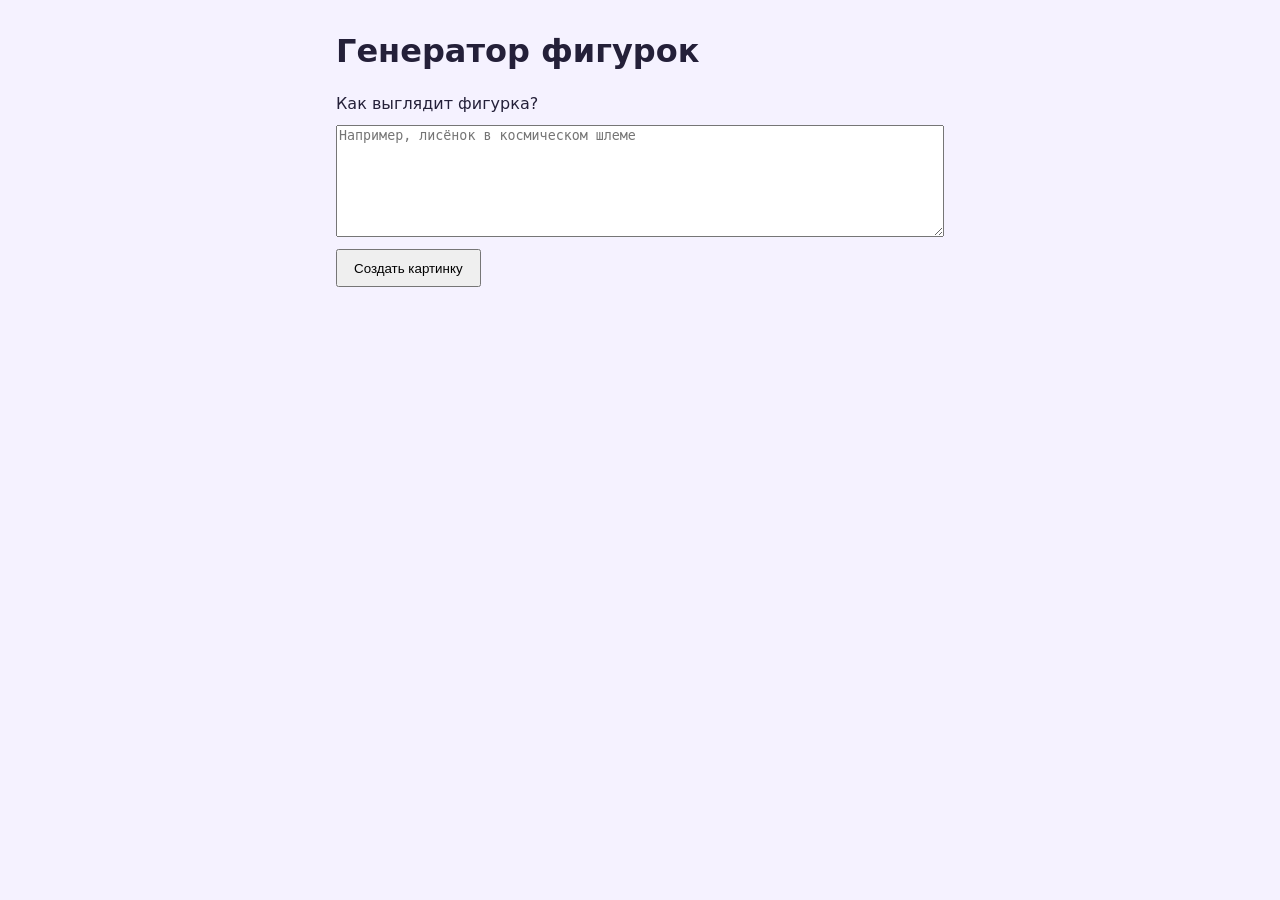
<file: figures/generator.html>
<!doctype html>
<html lang="ru">
<meta charset="utf-8">
<meta name="viewport" content="width=device-width, initial-scale=1">
<title>Генератор фигурок</title>
<style>
  body { font: 1rem system-ui; background: #f5f2ff; color: #242039; margin: 2rem auto; padding: 0 1rem; max-width: 38rem; }
  form, section { margin-block: 1.5rem; }
  label, textarea, input, img { display: block; margin-block: .75rem; }
  textarea { box-sizing: border-box; width: 100%; min-height: 7rem; }
  button { padding: .6rem 1rem; }
  img { max-width: 100%; max-height: 30rem; }
  [hidden] { display: none; }
</style>
<main>
  <h1>Генератор фигурок</h1>
  <form id="preview-form">
    <label for="description">Как выглядит фигурка?</label>
    <textarea id="description" required maxlength="2000" placeholder="Например, лисёнок в космическом шлеме"></textarea>
    <button>Создать картинку</button>
  </form>
  <p id="preview-status" role="status"></p>
  <img id="preview" alt="Картинка фигурки" hidden>
  <form id="model-form" hidden>
    <label for="owner">Код владельца для генерации STL</label>
    <input id="owner" type="password" autocomplete="off" required>
    <button>Создать 3D-модель</button>
  </form>
  <p id="model-status" role="status"></p>
  <section id="model-result" aria-label="Готовая модель"></section>
</main>
<script src="ai.js"></script>
<script src="generator.js"></script>
</html>
</file>
<file: wishlist/progress.css>
.progress-section{margin:0 0 44px;background:#fffdf6;border:1px solid #dedfce;border-radius:28px;padding:28px;overflow:hidden}.progress-heading{display:flex;align-items:center;justify-content:space-between;gap:16px}.progress-heading h2{font-size:34px;letter-spacing:-1px;margin:8px 0 20px}.saved{border-radius:18px;background:#e5efd7;padding:14px 18px;font-size:14px}.saved strong{display:block;font-size:24px;margin-top:5px}.progress-meta{display:flex;justify-content:space-between;font-size:13px;color:#606958;margin:14px 0 10px}.overall{height:12px;border-radius:10px;background:#e5e7db;overflow:hidden}.overall>div{width:10%;height:100%;background:#6b9e42;border-radius:10px}.progress-help{font-size:14px;color:#606958;margin-top:22px}.milestone-scroll{overflow-x:auto;padding:14px 4px 22px;scrollbar-color:#a5ba8d #ecefdf}.milestones{display:flex;position:relative;width:max-content;gap:0}.milestones:before{content:'';height:3px;background:#dfe3d5;position:absolute;top:11px;left:54px;right:54px}.milestone{position:relative;background:transparent;border:0;color:#626958;width:112px;padding:0 4px;display:flex;flex-direction:column;align-items:center;gap:11px;font:inherit;font-size:12px;cursor:pointer;min-height:80px}.dot{width:25px;height:25px;background:#f6f7ef;border:3px solid #cdd5bf;border-radius:50%;z-index:1}.reached .dot{background:#a8d77e;border-color:#78a64f}.selected .dot{outline:4px solid #d4e5be;background:#273f1c;border-color:#273f1c}.selected{color:#21391a;font-weight:700}.current small{background:#273f1c;color:white;border-radius:20px;padding:4px 10px;white-space:nowrap}.ideas-heading{display:flex;align-items:baseline;justify-content:space-between;gap:12px;flex-wrap:wrap;margin:18px 0}.ideas-heading h3{font-size:23px;margin:0;letter-spacing:-.5px}.ideas-heading>span{font-size:13px;color:#647057}.ideas{display:grid;grid-template-columns:repeat(4,1fr);gap:12px}.idea{background:#f0f2e6;border-radius:18px;padding:18px;display:flex;flex-direction:column}.idea-number{font-size:12px;color:#6a775e}.idea h4{font-size:17px;line-height:1.35;margin:14px 0}.idea p{font-size:13px;line-height:1.5;color:#626958;margin-top:auto}.idea a{font-size:13px;font-weight:600;margin-top:8px;color:#365627}.ideas-note{font-size:12px;line-height:1.6;color:#737969;margin:20px 0 0}@media(max-width:950px){.ideas{grid-template-columns:repeat(2,1fr)}}@media(max-width:500px){.progress-section{padding:20px 16px}.progress-heading{display:block}.saved{display:inline-block}.progress-heading h2{font-size:30px}.ideas{grid-template-columns:1fr}.progress-meta{font-size:11px}}
.refresh-recs{display:block;border:1px solid #aabb97;border-radius:30px;background:#e5efd7;color:#273f1c;padding:12px 20px;margin:0 0 18px;font:inherit;font-weight:600;cursor:pointer}.refresh-recs:hover{background:#d5e7bd}.refresh-recs:focus-visible{outline:3px solid #243cbe;outline-offset:4px}

.overall{position:relative;overflow:visible;margin-top:48px}.overall>div{pointer-events:none}.wish-point{position:absolute;top:50%;transform:translate(-50%,-50%);width:10px;height:20px;border:0;padding:0;background:transparent;cursor:pointer;z-index:2}.wish-point:after{content:'';display:block;position:absolute;left:50%;top:50%;transform:translate(-50%,-50%);width:8px;height:8px;border-radius:50%;background:#263f1b;box-shadow:0 0 0 1px #fffdf6}.wish-point:hover,.wish-point:focus-visible{z-index:10}.wish-point:hover:after,.wish-point:focus-visible:after{background:#182912;box-shadow:0 0 0 3px #bce798}.wish-point:focus-visible{outline:2px solid #263f1b;outline-offset:4px;border-radius:10px}.wish-tooltip{position:absolute;bottom:calc(100% + 10px);left:0;white-space:nowrap;max-width:min(340px,75vw);font:600 13px Segoe UI,Arial,sans-serif;line-height:1.5;color:#fff;background:#273f1c;border-radius:10px;padding:9px 12px;opacity:0;visibility:hidden;transform:translateY(7px);transition:opacity .2s ease,transform .2s ease,visibility .2s;pointer-events:none}.near-end .wish-tooltip{left:auto;right:0;white-space:normal;width:280px}.wish-point:hover .wish-tooltip,.wish-point:focus-visible .wish-tooltip{opacity:1;visibility:visible;transform:translateY(0)}@media(prefers-reduced-motion:reduce){.wish-tooltip{transition:none}}
.wish-point{width:18px;height:30px}.wish-point:after{width:16px;height:16px;box-shadow:0 0 0 2px #fffdf6}
.overall{margin-top:100px;margin-bottom:100px}.wish-point{top:calc(50% + var(--marker-offset,0px))}.wish-point:before{content:'';position:absolute;left:calc(50% - .5px);width:1px;height:abs(var(--marker-offset));background:#8ca276;pointer-events:none}.wish-point:nth-of-type(odd):before{top:50%;height:calc(-1 * var(--marker-offset))}.wish-point:nth-of-type(even):before{bottom:50%;height:var(--marker-offset)}
.overall{margin-top:48px;margin-bottom:38px}.wish-point:before{display:none}
.money-controls{display:flex;align-items:center;gap:10px;flex-wrap:wrap;margin:18px 0 28px}.money-controls label{display:flex;flex-direction:column;gap:5px;font-size:12px;color:#5d6954}.money-controls input{width:170px;font:600 18px Segoe UI,Arial,sans-serif;color:#273f1c;padding:10px 12px;border:1px solid #b8c5a9;border-radius:12px;background:#fff}.money-controls button{border:1px solid #b8c5a9;background:#e5efd7;color:#273f1c;border-radius:12px;padding:11px 18px;font:600 17px Segoe UI,Arial,sans-serif;cursor:pointer}.money-controls button:disabled{opacity:.4;cursor:default}.money-controls .money-set{background:#273f1c;color:white}.money-hint{font-size:12px;color:#69765d}.milestone-fill{position:absolute;top:11px;height:3px;background:#7aa855;pointer-events:none;z-index:0}.money-here{position:absolute;top:0;transform:translateX(-50%);display:flex;align-items:center;flex-direction:column;pointer-events:none;z-index:3}.here-dot{width:25px;height:25px;border:3px solid #273f1c;background:#273f1c;border-radius:50%;outline:4px solid #d4e5be}.money-here small{position:absolute;top:58px;white-space:nowrap;font-size:11px;font-weight:700;color:white;background:#273f1c;border-radius:20px;padding:5px 10px}.milestone.current .dot{background:#a8d77e}.milestone-scroll{padding-bottom:32px}.money-controls :focus-visible{outline:3px solid #243cbe;outline-offset:3px}
.milestone.selected .dot{outline:none;background:#f6f7ef;border-color:#cdd5bf}.milestone.reached .dot,.milestone.current .dot,.milestone.reached.selected .dot{outline:none;background:#a8d77e;border-color:#78a64f}
.recommendation-empty{grid-column:1/-1;background:#f0f2e6;border-radius:18px;padding:24px;line-height:1.6;margin:0}.refresh-recs:disabled{opacity:.5;cursor:default}
</file>
